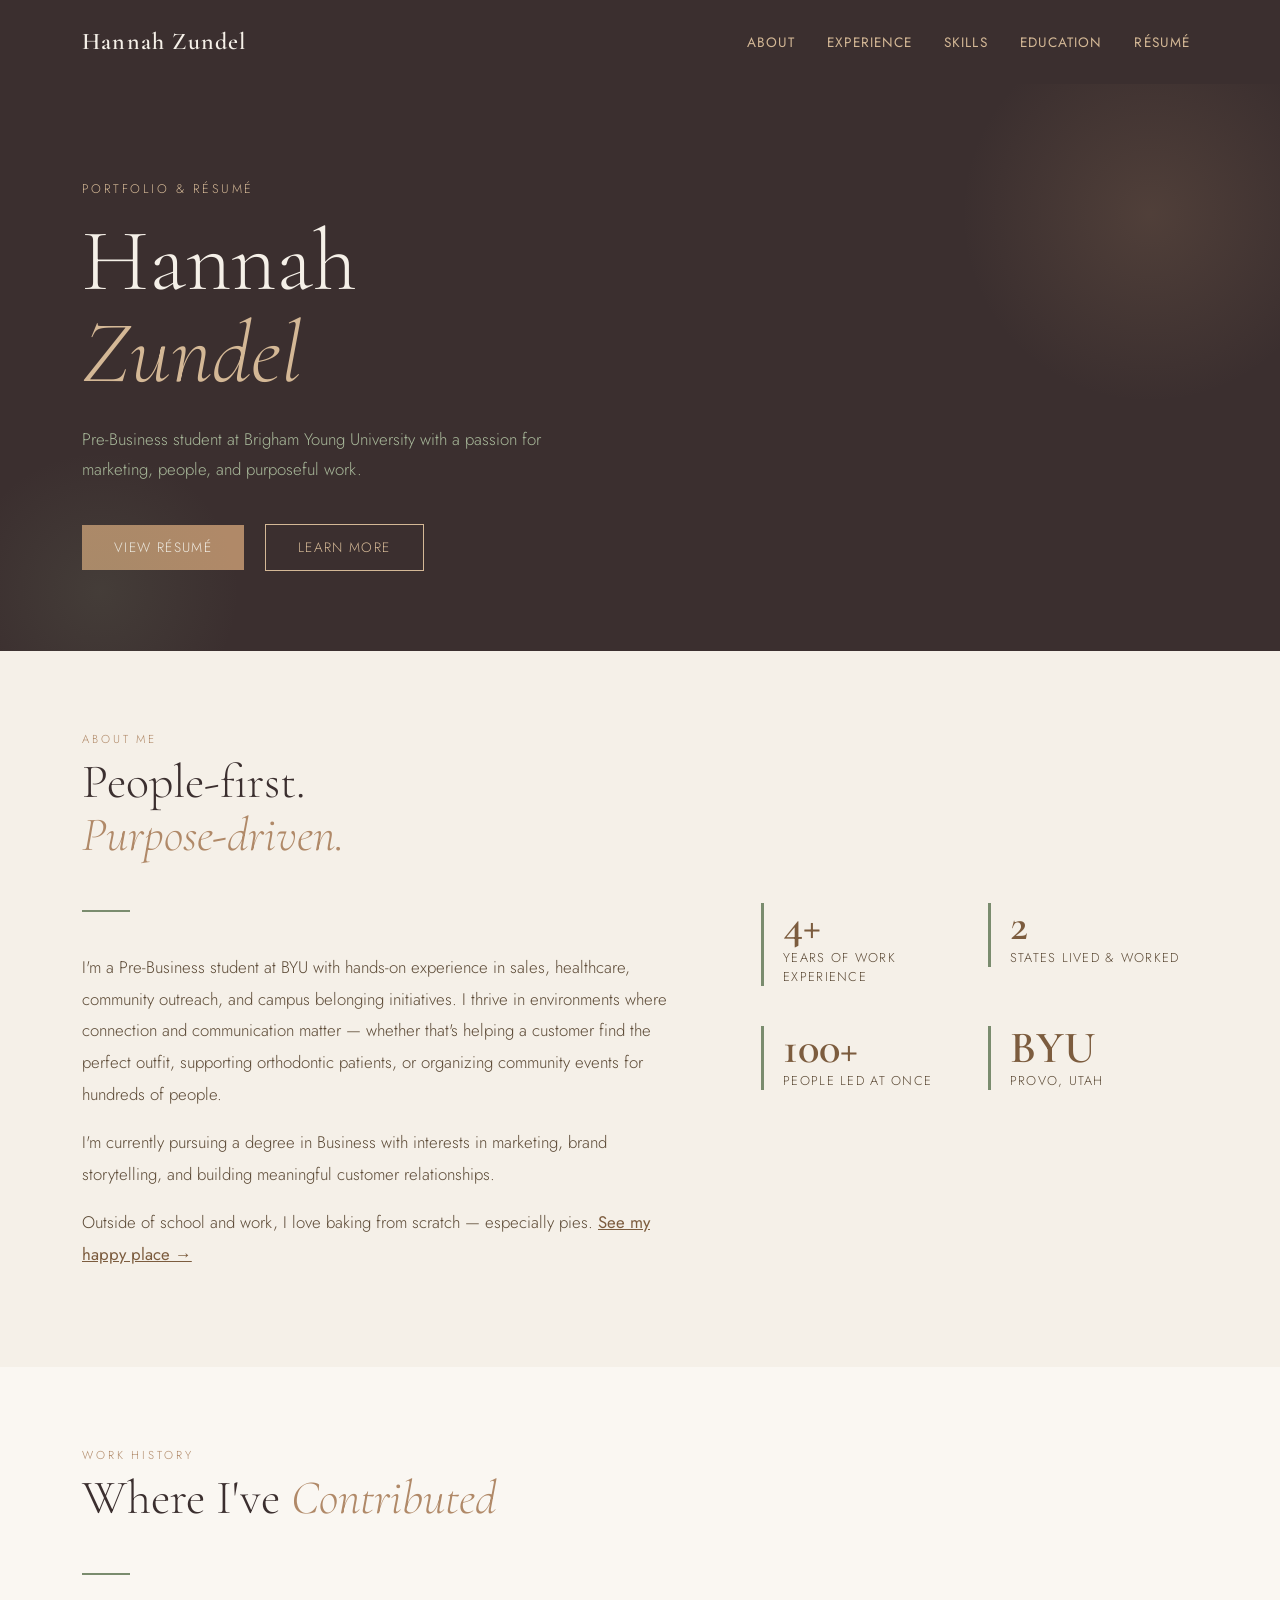
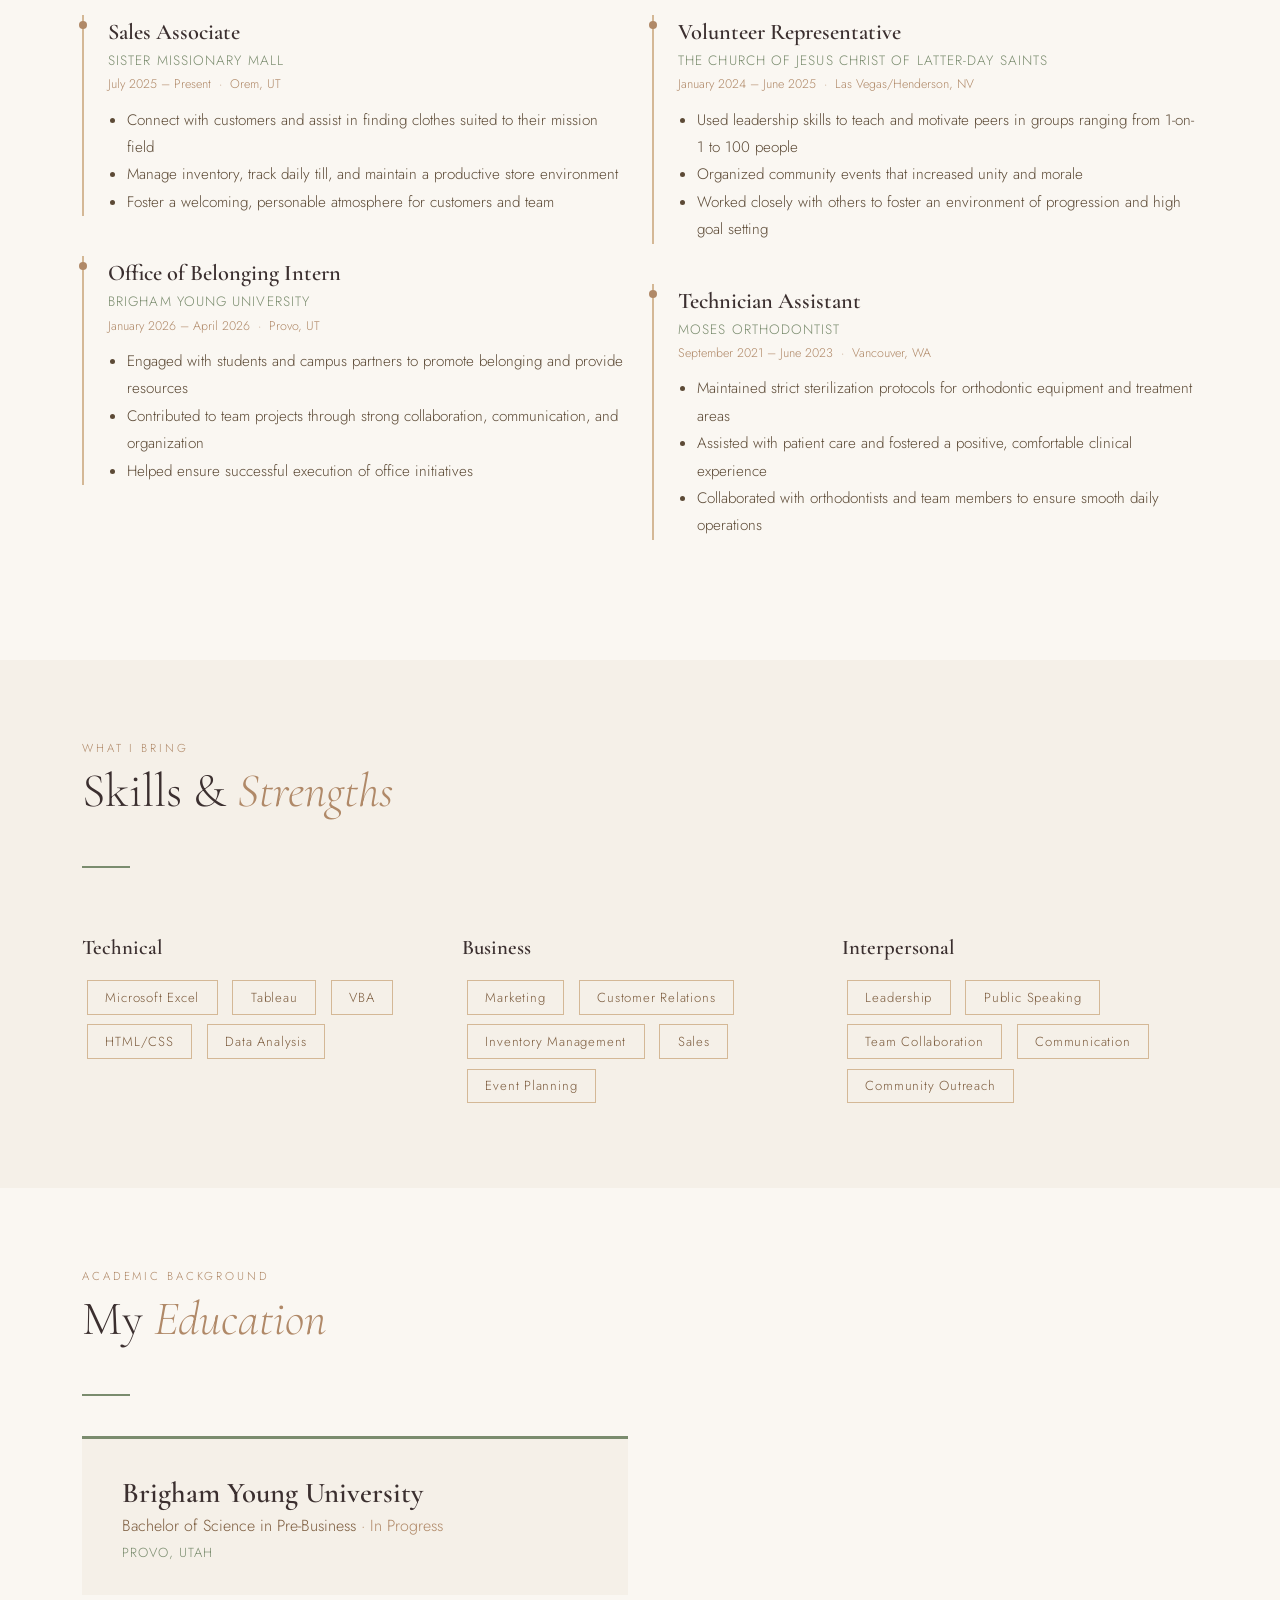
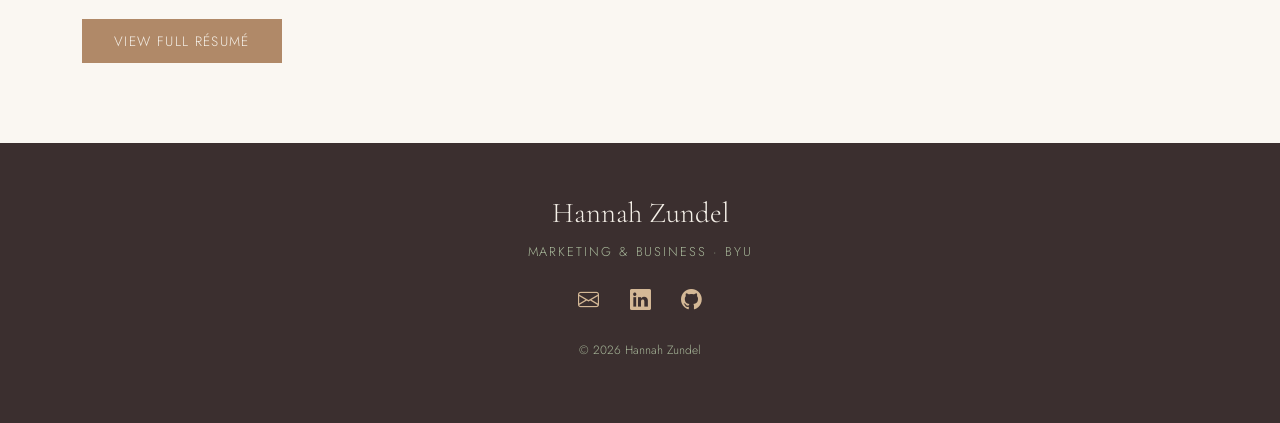
<file: index.html>
<!DOCTYPE html>
<html lang="en">
<head>
  <meta charset="UTF-8" />
  <meta name="viewport" content="width=device-width, initial-scale=1.0"/>
  <title>Hannah Zundel | Marketing &amp; Business</title>
  <link href="https://cdn.jsdelivr.net/npm/bootstrap@5.3.2/dist/css/bootstrap.min.css" rel="stylesheet"/>
  <link href="https://fonts.googleapis.com/css2?family=Cormorant+Garamond:ital,wght@0,300;0,400;0,600;1,300;1,400&family=Jost:wght@300;400;500&display=swap" rel="stylesheet"/>
  <link href="https://cdn.jsdelivr.net/npm/bootstrap-icons@1.11.3/font/bootstrap-icons.min.css" rel="stylesheet"/>
  <link rel="stylesheet" href="css/style.css"/>
</head>
<body>

  <!-- NAVBAR -->
  <nav class="navbar navbar-expand-lg sticky-top">
    <div class="container">
      <a class="navbar-brand" href="index.html">Hannah Zundel</a>
      <button class="navbar-toggler border-0" type="button" data-bs-toggle="collapse" data-bs-target="#navMenu" aria-controls="navMenu" aria-expanded="false" aria-label="Toggle navigation">
        <span class="navbar-toggler-icon" style="filter: invert(1);"></span>
      </button>
      <div class="collapse navbar-collapse justify-content-end" id="navMenu">
        <ul class="navbar-nav">
          <li class="nav-item"><a class="nav-link" href="#about">About</a></li>
          <li class="nav-item"><a class="nav-link" href="#experience">Experience</a></li>
          <li class="nav-item"><a class="nav-link" href="#skills">Skills</a></li>
          <li class="nav-item"><a class="nav-link" href="#education">Education</a></li>
          <li class="nav-item"><a class="nav-link" href="resume.html">Résumé</a></li>
        </ul>
      </div>
    </div>
  </nav>

  <!-- HERO -->
  <section class="hero">
    <div class="container">
      <p class="hero-eyebrow">Portfolio &amp; Résumé</p>
      <h1>Hannah<br/><em>Zundel</em></h1>
      <p class="hero-sub">Pre-Business student at Brigham Young University with a passion for marketing, people, and purposeful work.</p>
      <a href="resume.html" class="btn-hero">View Résumé</a>
      <a href="#about" class="btn-hero-outline">Learn More</a>
    </div>
  </section>

  <!-- ABOUT -->
  <section id="about">
    <div class="container">
      <div class="row align-items-center g-5">
        <div class="col-lg-7">
          <p class="section-label">About Me</p>
          <h2 class="section-title">People-first.<br/><em>Purpose-driven.</em></h2>
          <div class="divider"></div>
          <p class="about-text">
            I'm a Pre-Business student at BYU with hands-on experience in sales, healthcare, community outreach, and campus belonging initiatives. I thrive in environments where connection and communication matter — whether that's helping a customer find the perfect outfit, supporting orthodontic patients, or organizing community events for hundreds of people.
          </p>
          <p class="about-text mt-3">
            I'm currently pursuing a degree in Business with interests in marketing, brand storytelling, and building meaningful customer relationships.
          </p>
          <p class="about-text mt-3">
            Outside of school and work, I love baking from scratch — especially pies. <a href="baking.html" style="color:var(--brown-mid);font-weight:400;">See my happy place →</a>
          </p>
        </div>
        <div class="col-lg-5">
          <div class="row g-3">
            <div class="col-6">
              <div class="about-stat">
                <div class="about-stat-num">4+</div>
                <div class="about-stat-label">Years of Work Experience</div>
              </div>
            </div>
            <div class="col-6">
              <div class="about-stat">
                <div class="about-stat-num">2</div>
                <div class="about-stat-label">States Lived &amp; Worked</div>
              </div>
            </div>
            <div class="col-6">
              <div class="about-stat">
                <div class="about-stat-num">100+</div>
                <div class="about-stat-label">People Led at Once</div>
              </div>
            </div>
            <div class="col-6">
              <div class="about-stat">
                <div class="about-stat-num">BYU</div>
                <div class="about-stat-label">Provo, Utah</div>
              </div>
            </div>
          </div>
        </div>
      </div>
    </div>
  </section>

  <!-- EXPERIENCE -->
  <section id="experience">
    <div class="container">
      <p class="section-label">Work History</p>
      <h2 class="section-title">Where I've <em>Contributed</em></h2>
      <div class="divider"></div>
      <div class="row">
        <div class="col-lg-6">

          <div class="exp-card">
            <div class="exp-title">Sales Associate</div>
            <div class="exp-company">Sister Missionary Mall</div>
            <div class="exp-date">July 2025 – Present &nbsp;·&nbsp; Orem, UT</div>
            <ul>
              <li>Connect with customers and assist in finding clothes suited to their mission field</li>
              <li>Manage inventory, track daily till, and maintain a productive store environment</li>
              <li>Foster a welcoming, personable atmosphere for customers and team</li>
            </ul>
          </div>

          <div class="exp-card">
            <div class="exp-title">Office of Belonging Intern</div>
            <div class="exp-company">Brigham Young University</div>
            <div class="exp-date">January 2026 – April 2026 &nbsp;·&nbsp; Provo, UT</div>
            <ul>
              <li>Engaged with students and campus partners to promote belonging and provide resources</li>
              <li>Contributed to team projects through strong collaboration, communication, and organization</li>
              <li>Helped ensure successful execution of office initiatives</li>
            </ul>
          </div>

        </div>
        <div class="col-lg-6">

          <div class="exp-card">
            <div class="exp-title">Volunteer Representative</div>
            <div class="exp-company">The Church of Jesus Christ of Latter-day Saints</div>
            <div class="exp-date">January 2024 – June 2025 &nbsp;·&nbsp; Las Vegas/Henderson, NV</div>
            <ul>
              <li>Used leadership skills to teach and motivate peers in groups ranging from 1-on-1 to 100 people</li>
              <li>Organized community events that increased unity and morale</li>
              <li>Worked closely with others to foster an environment of progression and high goal setting</li>
            </ul>
          </div>

          <div class="exp-card">
            <div class="exp-title">Technician Assistant</div>
            <div class="exp-company">Moses Orthodontist</div>
            <div class="exp-date">September 2021 – June 2023 &nbsp;·&nbsp; Vancouver, WA</div>
            <ul>
              <li>Maintained strict sterilization protocols for orthodontic equipment and treatment areas</li>
              <li>Assisted with patient care and fostered a positive, comfortable clinical experience</li>
              <li>Collaborated with orthodontists and team members to ensure smooth daily operations</li>
            </ul>
          </div>

        </div>
      </div>
    </div>
  </section>

  <!-- SKILLS -->
  <section id="skills">
    <div class="container">
      <p class="section-label">What I Bring</p>
      <h2 class="section-title">Skills &amp; <em>Strengths</em></h2>
      <div class="divider"></div>
      <div class="row">
        <div class="col-md-4">
          <div class="skill-category">Technical</div>
          <span class="skill-pill">Microsoft Excel</span>
          <span class="skill-pill">Tableau</span>
          <span class="skill-pill">VBA</span>
          <span class="skill-pill">HTML/CSS</span>
          <span class="skill-pill">Data Analysis</span>
        </div>
        <div class="col-md-4">
          <div class="skill-category">Business</div>
          <span class="skill-pill">Marketing</span>
          <span class="skill-pill">Customer Relations</span>
          <span class="skill-pill">Inventory Management</span>
          <span class="skill-pill">Sales</span>
          <span class="skill-pill">Event Planning</span>
        </div>
        <div class="col-md-4">
          <div class="skill-category">Interpersonal</div>
          <span class="skill-pill">Leadership</span>
          <span class="skill-pill">Public Speaking</span>
          <span class="skill-pill">Team Collaboration</span>
          <span class="skill-pill">Communication</span>
          <span class="skill-pill">Community Outreach</span>
        </div>
      </div>
    </div>
  </section>

  <!-- EDUCATION -->
  <section id="education">
    <div class="container">
      <p class="section-label">Academic Background</p>
      <h2 class="section-title">My <em>Education</em></h2>
      <div class="divider"></div>
      <div class="row">
        <div class="col-lg-6">
          <div class="edu-card">
            <div class="edu-school">Brigham Young University</div>
            <div class="edu-degree">Bachelor of Science in Pre-Business <span style="color:var(--brown-light)">· In Progress</span></div>
            <div class="edu-location">Provo, Utah</div>
          </div>
        </div>
      </div>
      <div class="mt-4">
        <a href="resume.html" class="btn-hero">View Full Résumé</a>
      </div>
    </div>
  </section>

  <!-- FOOTER -->
  <footer>
    <div class="footer-name">Hannah Zundel</div>
    <div class="footer-sub">Marketing &amp; Business · BYU</div>
    <div>
      <a href="mailto:hannahzundel22@gmail.com" title="Email"><i class="bi bi-envelope"></i></a>
      <!-- Update the href below with your actual LinkedIn profile URL -->
      <a href="https://www.linkedin.com/in/hannahzundel" title="LinkedIn" target="_blank" rel="noopener"><i class="bi bi-linkedin"></i></a>
      <!-- Update the href below with your actual GitHub profile URL -->
      <a href="https://github.com/hannahzundel" title="GitHub" target="_blank" rel="noopener"><i class="bi bi-github"></i></a>
    </div>
    <p style="font-size:0.75rem;margin-top:1.5rem;color:var(--sage-light);">© 2026 Hannah Zundel</p>
  </footer>

  <script src="https://cdn.jsdelivr.net/npm/bootstrap@5.3.2/dist/js/bootstrap.bundle.min.js"></script>
  <script src="js/main.js"></script>
</body>
</html>
</file>
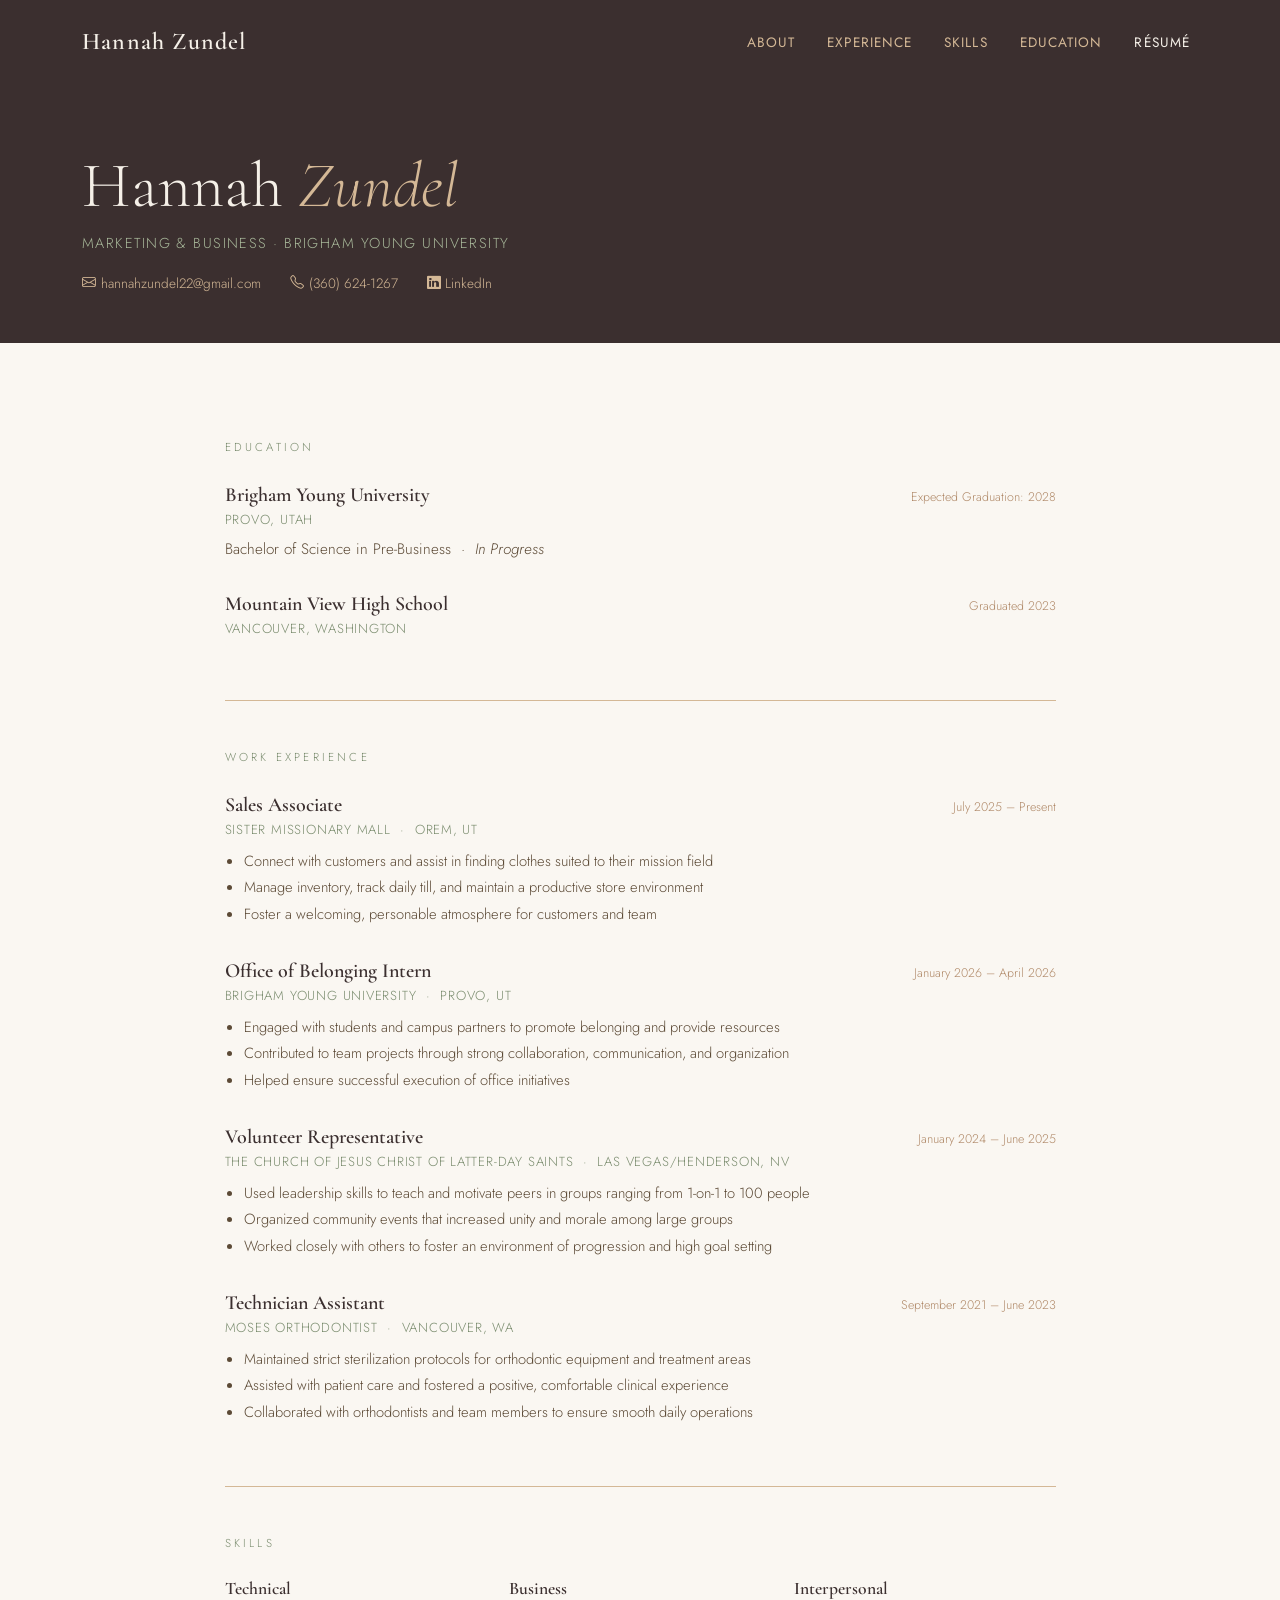
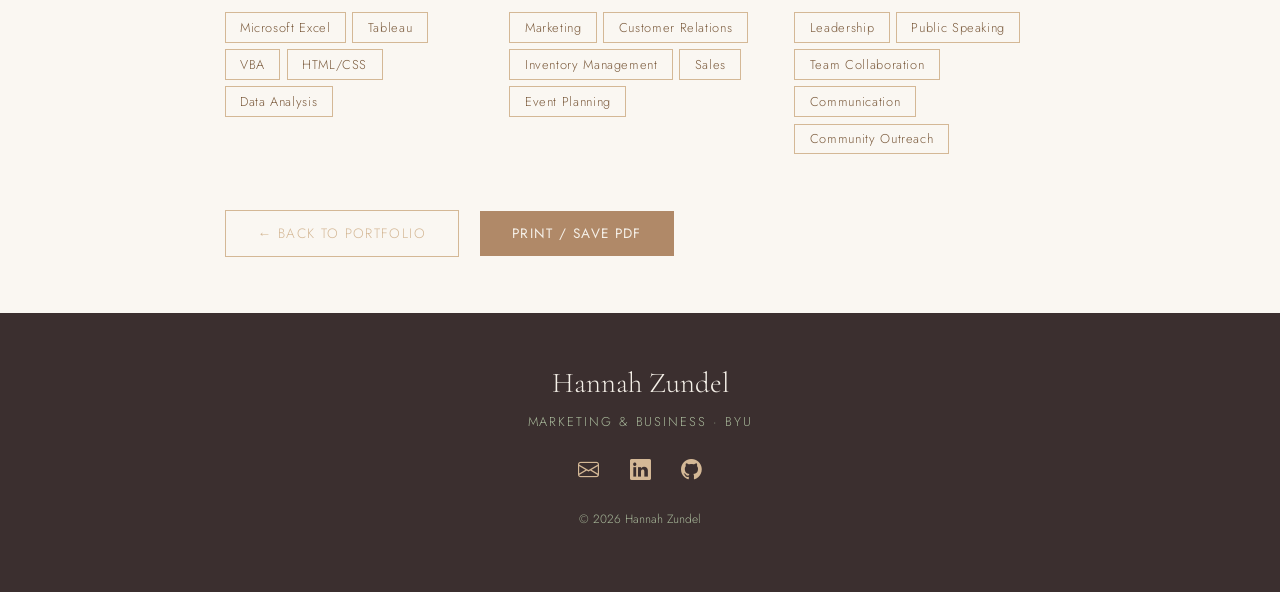
<file: resume.html>
<!DOCTYPE html>
<html lang="en">
<head>
  <meta charset="UTF-8" />
  <meta name="viewport" content="width=device-width, initial-scale=1.0"/>
  <title>Résumé | Hannah Zundel</title>
  <link href="https://cdn.jsdelivr.net/npm/bootstrap@5.3.2/dist/css/bootstrap.min.css" rel="stylesheet"/>
  <link href="https://fonts.googleapis.com/css2?family=Cormorant+Garamond:ital,wght@0,300;0,400;0,600;1,300;1,400&family=Jost:wght@300;400;500&display=swap" rel="stylesheet"/>
  <link href="https://cdn.jsdelivr.net/npm/bootstrap-icons@1.11.3/font/bootstrap-icons.min.css" rel="stylesheet"/>
  <link rel="stylesheet" href="css/style.css"/>
</head>
<body class="resume-page">

  <!-- NAVBAR -->
  <nav class="navbar navbar-expand-lg sticky-top">
    <div class="container">
      <a class="navbar-brand" href="index.html">Hannah Zundel</a>
      <button class="navbar-toggler border-0" type="button" data-bs-toggle="collapse" data-bs-target="#navMenu" aria-controls="navMenu" aria-expanded="false" aria-label="Toggle navigation">
        <span class="navbar-toggler-icon" style="filter: invert(1);"></span>
      </button>
      <div class="collapse navbar-collapse justify-content-end" id="navMenu">
        <ul class="navbar-nav">
          <li class="nav-item"><a class="nav-link" href="index.html#about">About</a></li>
          <li class="nav-item"><a class="nav-link" href="index.html#experience">Experience</a></li>
          <li class="nav-item"><a class="nav-link" href="index.html#skills">Skills</a></li>
          <li class="nav-item"><a class="nav-link" href="index.html#education">Education</a></li>
          <li class="nav-item"><a class="nav-link active" href="resume.html">Résumé</a></li>
        </ul>
      </div>
    </div>
  </nav>

  <!-- RESUME HERO -->
  <div class="resume-hero">
    <div class="container">
      <h1>Hannah <em>Zundel</em></h1>
      <p class="resume-hero-sub">Marketing &amp; Business · Brigham Young University</p>
      <div class="resume-contact mt-3">
        <a href="mailto:hannahzundel22@gmail.com"><i class="bi bi-envelope"></i>hannahzundel22@gmail.com</a>
        <a href="tel:+13606241267"><i class="bi bi-telephone"></i>(360) 624-1267</a>
        <!-- Update the href below with your actual LinkedIn profile URL -->
        <a href="https://www.linkedin.com/in/hannahzundel" target="_blank" rel="noopener"><i class="bi bi-linkedin"></i>LinkedIn</a>
      </div>
    </div>
  </div>

  <!-- RESUME BODY -->
  <div class="container py-5">
    <div class="row justify-content-center">
      <div class="col-lg-9">

        <!-- EDUCATION -->
        <div class="resume-section">
          <div class="resume-section-title">Education</div>

          <div class="resume-entry">
            <div class="resume-entry-header">
              <span class="resume-entry-title">Brigham Young University</span>
              <span class="resume-entry-date">Expected Graduation: 2028</span>
            </div>
            <div class="resume-entry-org">Provo, Utah</div>
            <p style="color:var(--text-mid);font-size:0.95rem;margin-bottom:0;">
              Bachelor of Science in Pre-Business &nbsp;·&nbsp; <em>In Progress</em>
            </p>
          </div>

          <div class="resume-entry">
            <div class="resume-entry-header">
              <span class="resume-entry-title">Mountain View High School</span>
              <span class="resume-entry-date">Graduated 2023</span>
            </div>
            <div class="resume-entry-org">Vancouver, Washington</div>
          </div>
        </div>

        <!-- EXPERIENCE -->
        <div class="resume-section">
          <div class="resume-section-title">Work Experience</div>

          <div class="resume-entry">
            <div class="resume-entry-header">
              <span class="resume-entry-title">Sales Associate</span>
              <span class="resume-entry-date">July 2025 – Present</span>
            </div>
            <div class="resume-entry-org">Sister Missionary Mall &nbsp;·&nbsp; Orem, UT</div>
            <ul>
              <li>Connect with customers and assist in finding clothes suited to their mission field</li>
              <li>Manage inventory, track daily till, and maintain a productive store environment</li>
              <li>Foster a welcoming, personable atmosphere for customers and team</li>
            </ul>
          </div>

          <div class="resume-entry">
            <div class="resume-entry-header">
              <span class="resume-entry-title">Office of Belonging Intern</span>
              <span class="resume-entry-date">January 2026 – April 2026</span>
            </div>
            <div class="resume-entry-org">Brigham Young University &nbsp;·&nbsp; Provo, UT</div>
            <ul>
              <li>Engaged with students and campus partners to promote belonging and provide resources</li>
              <li>Contributed to team projects through strong collaboration, communication, and organization</li>
              <li>Helped ensure successful execution of office initiatives</li>
            </ul>
          </div>

          <div class="resume-entry">
            <div class="resume-entry-header">
              <span class="resume-entry-title">Volunteer Representative</span>
              <span class="resume-entry-date">January 2024 – June 2025</span>
            </div>
            <div class="resume-entry-org">The Church of Jesus Christ of Latter-day Saints &nbsp;·&nbsp; Las Vegas/Henderson, NV</div>
            <ul>
              <li>Used leadership skills to teach and motivate peers in groups ranging from 1-on-1 to 100 people</li>
              <li>Organized community events that increased unity and morale among large groups</li>
              <li>Worked closely with others to foster an environment of progression and high goal setting</li>
            </ul>
          </div>

          <div class="resume-entry">
            <div class="resume-entry-header">
              <span class="resume-entry-title">Technician Assistant</span>
              <span class="resume-entry-date">September 2021 – June 2023</span>
            </div>
            <div class="resume-entry-org">Moses Orthodontist &nbsp;·&nbsp; Vancouver, WA</div>
            <ul>
              <li>Maintained strict sterilization protocols for orthodontic equipment and treatment areas</li>
              <li>Assisted with patient care and fostered a positive, comfortable clinical experience</li>
              <li>Collaborated with orthodontists and team members to ensure smooth daily operations</li>
            </ul>
          </div>

        </div>

        <!-- SKILLS -->
        <div class="resume-section">
          <div class="resume-section-title">Skills</div>
          <div class="row g-4">
            <div class="col-md-4">
              <p style="font-family:'Cormorant Garamond',serif;font-size:1.1rem;font-weight:600;color:var(--brown-dark);margin-bottom:0.6rem;">Technical</p>
              <div class="resume-skills-grid">
                <span class="resume-skill-tag">Microsoft Excel</span>
                <span class="resume-skill-tag">Tableau</span>
                <span class="resume-skill-tag">VBA</span>
                <span class="resume-skill-tag">HTML/CSS</span>
                <span class="resume-skill-tag">Data Analysis</span>
              </div>
            </div>
            <div class="col-md-4">
              <p style="font-family:'Cormorant Garamond',serif;font-size:1.1rem;font-weight:600;color:var(--brown-dark);margin-bottom:0.6rem;">Business</p>
              <div class="resume-skills-grid">
                <span class="resume-skill-tag">Marketing</span>
                <span class="resume-skill-tag">Customer Relations</span>
                <span class="resume-skill-tag">Inventory Management</span>
                <span class="resume-skill-tag">Sales</span>
                <span class="resume-skill-tag">Event Planning</span>
              </div>
            </div>
            <div class="col-md-4">
              <p style="font-family:'Cormorant Garamond',serif;font-size:1.1rem;font-weight:600;color:var(--brown-dark);margin-bottom:0.6rem;">Interpersonal</p>
              <div class="resume-skills-grid">
                <span class="resume-skill-tag">Leadership</span>
                <span class="resume-skill-tag">Public Speaking</span>
                <span class="resume-skill-tag">Team Collaboration</span>
                <span class="resume-skill-tag">Communication</span>
                <span class="resume-skill-tag">Community Outreach</span>
              </div>
            </div>
          </div>
        </div>

        <!-- AWARDS & HONORS (placeholder — fill in or remove) -->
        <!--
        <div class="resume-section">
          <div class="resume-section-title">Awards &amp; Honors</div>
          <div class="resume-entry">
            <div class="resume-entry-header">
              <span class="resume-entry-title">Award Name</span>
              <span class="resume-entry-date">Year</span>
            </div>
            <div class="resume-entry-org">Issuing Organization</div>
          </div>
        </div>
        -->

        <div class="mt-4 mb-2">
          <a href="index.html" class="btn-hero-outline" style="margin-left:0;">← Back to Portfolio</a>
          <button onclick="window.print()" class="btn-hero" style="margin-left:1rem;">Print / Save PDF</button>
        </div>

      </div>
    </div>
  </div>

  <!-- FOOTER -->
  <footer>
    <div class="footer-name">Hannah Zundel</div>
    <div class="footer-sub">Marketing &amp; Business · BYU</div>
    <div>
      <a href="mailto:hannahzundel22@gmail.com" title="Email"><i class="bi bi-envelope"></i></a>
      <!-- Update the href below with your actual LinkedIn profile URL -->
      <a href="https://www.linkedin.com/in/hannahzundel" title="LinkedIn" target="_blank" rel="noopener"><i class="bi bi-linkedin"></i></a>
      <!-- Update the href below with your actual GitHub profile URL -->
      <a href="https://github.com/hannahzundel" title="GitHub" target="_blank" rel="noopener"><i class="bi bi-github"></i></a>
    </div>
    <p style="font-size:0.75rem;margin-top:1.5rem;color:var(--sage-light);">© 2026 Hannah Zundel</p>
  </footer>

  <script src="https://cdn.jsdelivr.net/npm/bootstrap@5.3.2/dist/js/bootstrap.bundle.min.js"></script>
  <script src="js/main.js"></script>
</body>
</html>
</file>
<file: css/style.css>
:root {
  --cream: #f5f0e8;
  --warm-white: #faf7f2;
  --brown-dark: #3b2f2f;
  --brown-mid: #7c5c3e;
  --brown-light: #b08968;
  --sage: #7a8c6e;
  --sage-light: #a8b89a;
  --tan: #d4b896;
  --text-dark: #2c2018;
  --text-mid: #5c4a36;
}

* { box-sizing: border-box; }

body {
  font-family: 'Jost', sans-serif;
  background-color: var(--warm-white);
  color: var(--text-dark);
  font-weight: 300;
}

h1, h2, h3, h4 {
  font-family: 'Cormorant Garamond', serif;
}

/* ── NAVBAR ── */
.navbar {
  background-color: var(--brown-dark) !important;
  padding: 1.2rem 2rem;
}
.navbar-brand {
  font-family: 'Cormorant Garamond', serif;
  font-size: 1.5rem;
  font-weight: 600;
  color: var(--cream) !important;
  letter-spacing: 0.05em;
}
.nav-link {
  color: var(--tan) !important;
  font-family: 'Jost', sans-serif;
  font-weight: 400;
  letter-spacing: 0.08em;
  font-size: 0.85rem;
  text-transform: uppercase;
  margin-left: 1rem;
  transition: color 0.2s;
}
.nav-link:hover,
.nav-link.active { color: var(--cream) !important; }

/* ── HERO ── */
.hero {
  background-color: var(--brown-dark);
  color: var(--cream);
  padding: 6rem 2rem 5rem;
  position: relative;
  overflow: hidden;
}
.hero::before {
  content: '';
  position: absolute;
  top: -60px; right: -60px;
  width: 380px; height: 380px;
  border-radius: 50%;
  background: radial-gradient(circle, rgba(176,137,104,0.18) 0%, transparent 70%);
  pointer-events: none;
}
.hero::after {
  content: '';
  position: absolute;
  bottom: -80px; left: -40px;
  width: 280px; height: 280px;
  border-radius: 50%;
  background: radial-gradient(circle, rgba(122,140,110,0.15) 0%, transparent 70%);
  pointer-events: none;
}
.hero-eyebrow {
  font-family: 'Jost', sans-serif;
  font-size: 0.78rem;
  letter-spacing: 0.2em;
  text-transform: uppercase;
  color: var(--tan);
  margin-bottom: 1rem;
}
.hero h1 {
  font-size: clamp(3rem, 7vw, 5.5rem);
  font-weight: 300;
  line-height: 1.05;
  color: var(--cream);
  margin-bottom: 1.5rem;
}
.hero h1 em {
  font-style: italic;
  color: var(--tan);
}
.hero-sub {
  font-size: 1.05rem;
  color: var(--sage-light);
  max-width: 480px;
  line-height: 1.8;
  margin-bottom: 2.5rem;
}
.btn-hero {
  background-color: var(--brown-light);
  color: var(--cream);
  border: none;
  padding: 0.75rem 2rem;
  font-family: 'Jost', sans-serif;
  font-size: 0.85rem;
  letter-spacing: 0.1em;
  text-transform: uppercase;
  text-decoration: none;
  transition: background-color 0.2s;
  display: inline-block;
}
.btn-hero:hover {
  background-color: var(--brown-mid);
  color: var(--cream);
}
.btn-hero-outline {
  background: transparent;
  border: 1px solid var(--tan);
  color: var(--tan);
  padding: 0.75rem 2rem;
  font-family: 'Jost', sans-serif;
  font-size: 0.85rem;
  letter-spacing: 0.1em;
  text-transform: uppercase;
  text-decoration: none;
  transition: all 0.2s;
  display: inline-block;
  margin-left: 1rem;
}
.btn-hero-outline:hover {
  background-color: var(--tan);
  color: var(--brown-dark);
}

/* ── SECTION STYLES ── */
section { padding: 5rem 0; }
.section-label {
  font-family: 'Jost', sans-serif;
  font-size: 0.72rem;
  letter-spacing: 0.25em;
  text-transform: uppercase;
  color: var(--brown-light);
  margin-bottom: 0.5rem;
}
.section-title {
  font-size: clamp(2rem, 4vw, 3rem);
  font-weight: 300;
  color: var(--brown-dark);
  margin-bottom: 3rem;
  line-height: 1.1;
}
.section-title em {
  font-style: italic;
  color: var(--brown-light);
}
.divider {
  width: 48px;
  height: 2px;
  background-color: var(--sage);
  margin-bottom: 2.5rem;
}

/* ── ABOUT ── */
#about { background-color: var(--cream); }
.about-text {
  font-size: 1.05rem;
  line-height: 1.9;
  color: var(--text-mid);
  max-width: 600px;
}
.about-stat {
  border-left: 3px solid var(--sage);
  padding-left: 1.2rem;
  margin-bottom: 1.5rem;
}
.about-stat-num {
  font-family: 'Cormorant Garamond', serif;
  font-size: 2.8rem;
  font-weight: 600;
  color: var(--brown-mid);
  line-height: 1;
}
.about-stat-label {
  font-size: 0.8rem;
  letter-spacing: 0.1em;
  text-transform: uppercase;
  color: var(--text-mid);
}

/* ── EXPERIENCE ── */
#experience { background-color: var(--warm-white); }
.exp-card {
  border-left: 2px solid var(--tan);
  padding-left: 1.5rem;
  margin-bottom: 2.5rem;
  position: relative;
}
.exp-card::before {
  content: '';
  position: absolute;
  left: -5px; top: 6px;
  width: 8px; height: 8px;
  border-radius: 50%;
  background-color: var(--brown-light);
}
.exp-title {
  font-family: 'Cormorant Garamond', serif;
  font-size: 1.4rem;
  font-weight: 600;
  color: var(--brown-dark);
  margin-bottom: 0.1rem;
}
.exp-company {
  font-size: 0.85rem;
  color: var(--sage);
  letter-spacing: 0.08em;
  text-transform: uppercase;
  margin-bottom: 0.3rem;
}
.exp-date {
  font-size: 0.78rem;
  color: var(--brown-light);
  margin-bottom: 0.8rem;
}
.exp-card ul {
  padding-left: 1.2rem;
  color: var(--text-mid);
  font-size: 0.95rem;
  line-height: 1.8;
}

/* ── SKILLS ── */
#skills { background-color: var(--cream); }
.skill-pill {
  display: inline-block;
  padding: 0.4rem 1.1rem;
  margin: 0.3rem;
  border: 1px solid var(--tan);
  color: var(--brown-mid);
  font-size: 0.82rem;
  letter-spacing: 0.06em;
  font-family: 'Jost', sans-serif;
  background-color: transparent;
  transition: all 0.2s;
}
.skill-pill:hover {
  background-color: var(--brown-light);
  color: var(--cream);
  border-color: var(--brown-light);
}
.skill-category {
  font-family: 'Cormorant Garamond', serif;
  font-size: 1.3rem;
  font-weight: 600;
  color: var(--brown-dark);
  margin-bottom: 0.8rem;
  margin-top: 1.5rem;
}

/* ── EDUCATION ── */
#education { background-color: var(--warm-white); }
.edu-card {
  background-color: var(--cream);
  padding: 2rem 2.5rem;
  border-top: 3px solid var(--sage);
}
.edu-school {
  font-family: 'Cormorant Garamond', serif;
  font-size: 1.8rem;
  font-weight: 600;
  color: var(--brown-dark);
}
.edu-degree {
  color: var(--brown-mid);
  font-size: 1rem;
  margin-bottom: 0.3rem;
}
.edu-location {
  font-size: 0.82rem;
  color: var(--sage);
  letter-spacing: 0.08em;
  text-transform: uppercase;
}

/* ── FOOTER ── */
footer {
  background-color: var(--brown-dark);
  color: var(--tan);
  padding: 3rem 2rem;
  text-align: center;
}
footer a {
  color: var(--tan);
  text-decoration: none;
  margin: 0 0.8rem;
  font-size: 1.3rem;
  transition: color 0.2s;
}
footer a:hover { color: var(--cream); }
.footer-name {
  font-family: 'Cormorant Garamond', serif;
  font-size: 1.8rem;
  color: var(--cream);
  margin-bottom: 0.5rem;
}
.footer-sub {
  font-size: 0.8rem;
  letter-spacing: 0.15em;
  text-transform: uppercase;
  color: var(--sage-light);
  margin-bottom: 1.5rem;
}

/* ── RESUME PAGE ── */
.resume-page { background-color: var(--warm-white); }
.resume-hero {
  background-color: var(--brown-dark);
  color: var(--cream);
  padding: 4rem 2rem 3rem;
}
.resume-hero h1 {
  font-size: clamp(2.5rem, 5vw, 4rem);
  font-weight: 300;
  color: var(--cream);
  margin-bottom: 0.5rem;
}
.resume-hero h1 em {
  font-style: italic;
  color: var(--tan);
}
.resume-hero-sub {
  font-size: 0.9rem;
  color: var(--sage-light);
  letter-spacing: 0.1em;
  text-transform: uppercase;
}
.resume-contact a {
  color: var(--tan);
  text-decoration: none;
  font-size: 0.85rem;
  margin-right: 1.5rem;
  transition: color 0.2s;
}
.resume-contact a:hover { color: var(--cream); }
.resume-contact i { margin-right: 0.3rem; }

.resume-section {
  padding: 3rem 0 2rem;
}
.resume-section + .resume-section {
  border-top: 1px solid var(--tan);
}
.resume-section-title {
  font-family: 'Jost', sans-serif;
  font-size: 0.72rem;
  letter-spacing: 0.28em;
  text-transform: uppercase;
  color: var(--sage);
  margin-bottom: 1.5rem;
}
.resume-entry {
  margin-bottom: 1.8rem;
}
.resume-entry-header {
  display: flex;
  justify-content: space-between;
  align-items: baseline;
  flex-wrap: wrap;
  gap: 0.3rem;
}
.resume-entry-title {
  font-family: 'Cormorant Garamond', serif;
  font-size: 1.25rem;
  font-weight: 600;
  color: var(--brown-dark);
}
.resume-entry-date {
  font-size: 0.78rem;
  color: var(--brown-light);
  white-space: nowrap;
}
.resume-entry-org {
  font-size: 0.82rem;
  color: var(--sage);
  letter-spacing: 0.06em;
  text-transform: uppercase;
  margin-bottom: 0.5rem;
}
.resume-entry ul {
  padding-left: 1.2rem;
  color: var(--text-mid);
  font-size: 0.92rem;
  line-height: 1.8;
  margin-bottom: 0;
}
.resume-skills-grid {
  display: flex;
  flex-wrap: wrap;
  gap: 0.4rem;
}
.resume-skill-tag {
  padding: 0.3rem 0.9rem;
  border: 1px solid var(--tan);
  color: var(--brown-mid);
  font-size: 0.8rem;
  letter-spacing: 0.05em;
  background-color: transparent;
}

@media print {
  .navbar, footer, .btn-hero, .btn-hero-outline { display: none !important; }
  body { background: white; }
  .resume-hero { background: white; color: var(--brown-dark); padding: 2rem 0 1rem; }
  .resume-hero h1 { color: var(--brown-dark); }
  .resume-hero h1 em { color: var(--brown-mid); }
  .resume-contact a { color: var(--brown-mid); }
  .resume-hero-sub { color: var(--text-mid); }
}
</file>
